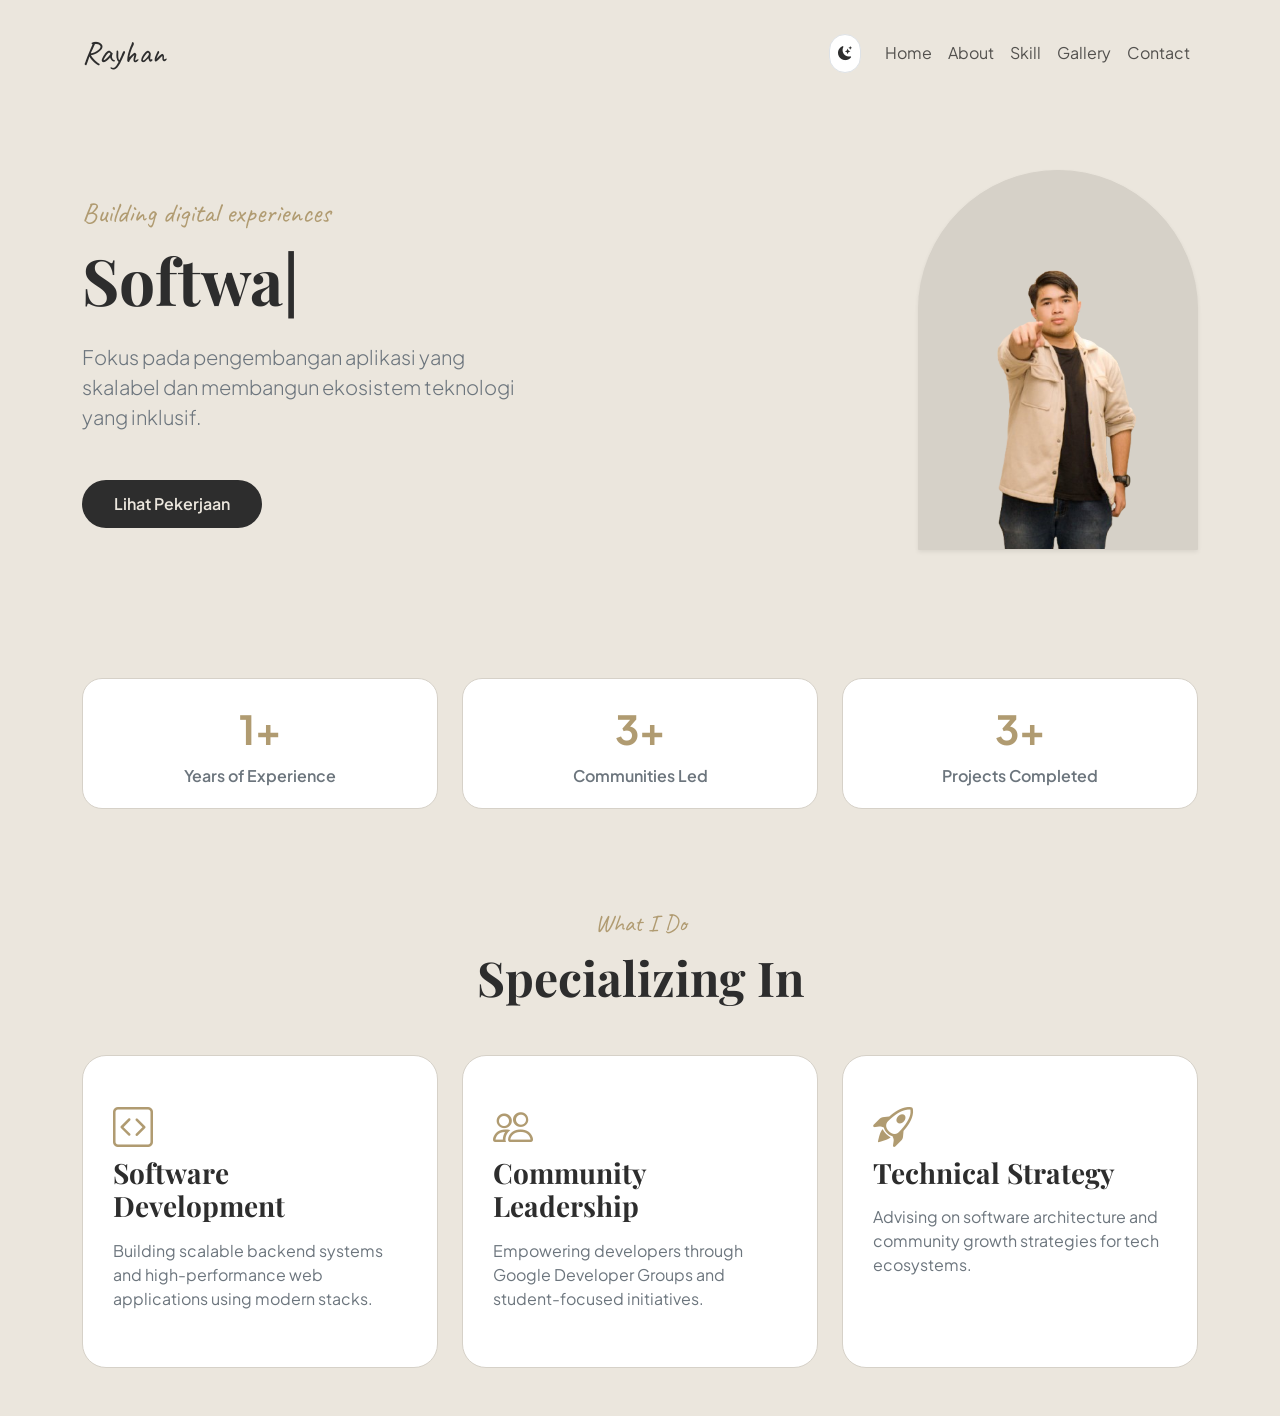
<file: templates/index.html>
<!DOCTYPE html>
<html lang="en"  data-theme="light">
<head>
    <meta charset="UTF-8">
    <meta name="viewport" content="width=device-width, initial-scale=1.0">
    <title>Rayhan | Portfolio</title>
    
    <link rel="preconnect" href="https://fonts.googleapis.com">
    <link rel="preconnect" href="https://fonts.gstatic.com" crossorigin>
    <link href="https://fonts.googleapis.com/css2?family=Caveat:wght@600;700&family=Playfair+Display:ital,wght@0,700;1,700&family=Plus+Jakarta+Sans:wght@400;500;600;700&display=swap" rel="stylesheet">
    
    <link href="https://cdn.jsdelivr.net/npm/bootstrap@5.3.3/dist/css/bootstrap.min.css" rel="stylesheet">
    <link rel="stylesheet" href="https://cdn.jsdelivr.net/npm/bootstrap-icons@1.11.3/font/bootstrap-icons.min.css">
    
    <link rel="stylesheet" th:href="@{/css/style.css}" href="../static/CSS/style.css">
</head>
<body data-bs-spy="scroll" data-bs-target="#main-nav" data-bs-offset="0">
    
    <div class="offcanvas offcanvas-end bg-dark text-white" tabindex="-1" id="offcanvasNavbar" aria-labelledby="offcanvasNavbarLabel">
        <div>
            <h5 class="offcanvas-header">
                <button type="button" class="btn-close text-reset btn-close-white" data-bs-dismiss="offcanvas" aria-label="Close"></button>    
            </h5>
        </div>
        <div class="offcanvas-body">
            <ul class="navbar-nav justify-content-end flex-grow-1 pe-3">
                <li class="nav-item"><a class="nav-link text-white" href="../templates/index.html">Home</a></li>
                <li class="nav-item"><a class="nav-link text-white" href="../templates/about.html">About</a></li>
                <li class="nav-item"><a class="nav-link text-white" href="../templates/skill.html">Skills</a></li>
                <li class="nav-item"><a class="nav-link text-white" href="../templates/gallery.html">Gallery</a></li>
                <li class="nav-item"><a class="nav-link text-white" href="../templates/contact.html">Contact</a></li>
            </ul>
        </div>
    </div>

    <nav class="navbar navbar-expand-lg pt-4" id="main-nav">
        <div class="container">
            <a class="navbar-brand script-font fs-2" style="color: var(--text-primary);" href="/">Rayhan</a>
            
            <div class="d-flex align-items-center ms-auto">
                <button class="btn btn-sm border rounded-pill p-2 me-3" onclick="toggleTheme()" style="background-color: var(--bg-surface); color: var(--text-primary);">
                    <i id="theme-icon" class="bi bi-moon-stars-fill"></i>
                </button>
                
                <button class="navbar-toggler border-0" type="button" data-bs-toggle="offcanvas" data-bs-target="#offcanvasNavbar" aria-controls="offcanvasNavbar">
                    <i class="bi bi-list fs-1" style="color: var(--text-primary);"></i>
                </button>
                
                <div class="collapse navbar-collapse d-none d-lg-flex" id="navbarNav">
                    <ul class="navbar-nav">
                        <li class="nav-item"><a class="nav-link" href="../templates/index.html">Home</a></li>
                        <li class="nav-item"><a class="nav-link" href="../templates/about.html">About</a></li>
                        <li class="nav-item"><a class="nav-link" href="../templates/skill.html">Skill</a></li>
                        <li class="nav-item"><a class="nav-link" href="../templates/gallery.html">Gallery</a></li>
                        <li class="nav-item"><a class="nav-link" href="../templates/contact.html">Contact</a></li>
                    </ul>
                </div>
            </div>
        </div>
    </nav>

    <section class="container reveal" style="padding-top: 80px;">
        <div class="row align-items-center g-5">
            <div class="col-lg-5 text-center text-lg-start">
                <span class="script-font fs-3">Building digital experiences</span>
                
                <h1 class="display-3 mt-2 mb-4 serif-font typing-text">Software Engineer & Community Leader.</h1>
                
                <p class="lead text-secondary mb-5">Fokus pada pengembangan aplikasi yang skalabel dan membangun ekosistem teknologi yang inklusif.</p>
                
                <div class="d-flex gap-3 justify-content-center justify-content-lg-start">
                    <a href="../templates/projects.html" class="btn-custom">Lihat Pekerjaan</a>
                </div>
            </div>
            
            <div class="col-lg-7 d-flex justify-content-center justify-content-lg-end">
                <div class="photo-frame shadow-sm" style="background-image: url('../static/Images/foto-rayhan.png'); background-size: cover; background-position: center;"></div>
            </div>
        </div>
    </section>

    <!-- Stats Section -->
    <section class="container py-5 reveal">
        <div class="row g-4 text-center">
            <div class="col-md-4">
                <div class="stat-card">
                    <div class="stat-number" data-target="1">0</div>
                    <div class="text-secondary fw-semibold">Years of Experience</div>
                </div>
            </div>
            <div class="col-md-4">
                <div class="stat-card">
                    <div class="stat-number" data-target="3">0</div>
                    <div class="text-secondary fw-semibold">Communities Led</div>
                </div>
            </div>
            <div class="col-md-4">
                <div class="stat-card">
                    <div class="stat-number" data-target="3">0</div>
                    <div class="text-secondary fw-semibold">Projects Completed</div>
                </div>
            </div>
        </div>
    </section>

    <!-- Services Section -->
    <section class="container py-5 reveal">
        <div class="text-center mb-5">
            <span class="script-font fs-4">What I Do</span>
            <h2 class="display-5 serif-font mt-2">Specializing In</h2>
        </div>
        <div class="row g-4">
            <div class="col-md-4">
                <div class="service-card">
                    <i class="bi bi-code-square service-icon"></i>
                    <h3 class="serif-font mb-3">Software Development</h3>
                    <p class="text-secondary">Building scalable backend systems and high-performance web applications using modern stacks.</p>
                </div>
            </div>
            <div class="col-md-4">
                <div class="service-card">
                    <i class="bi bi-people service-icon"></i>
                    <h3 class="serif-font mb-3">Community Leadership</h3>
                    <p class="text-secondary">Empowering developers through Google Developer Groups and student-focused initiatives.</p>
                </div>
            </div>
            <div class="col-md-4">
                <div class="service-card">
                    <i class="bi bi-rocket-takeoff service-icon"></i>
                    <h3 class="serif-font mb-3">Technical Strategy</h3>
                    <p class="text-secondary">Advising on software architecture and community growth strategies for tech ecosystems.</p>
                </div>
            </div>
        </div>
    </section>

    <script src="https://cdn.jsdelivr.net/npm/bootstrap@5.3.8/dist/js/bootstrap.bundle.min.js" integrity="sha384-FKyoEForCGlyvwx9Hj09JcYn3nv7wiPVlz7YYwJrWVcXK/BmnVDxM+D2scQbITxI" crossorigin="anonymous"></script>
    <script th:src="@{/JS/script.js}" src="../static/JS/script.js"></script>
</body>
</html>
</file>
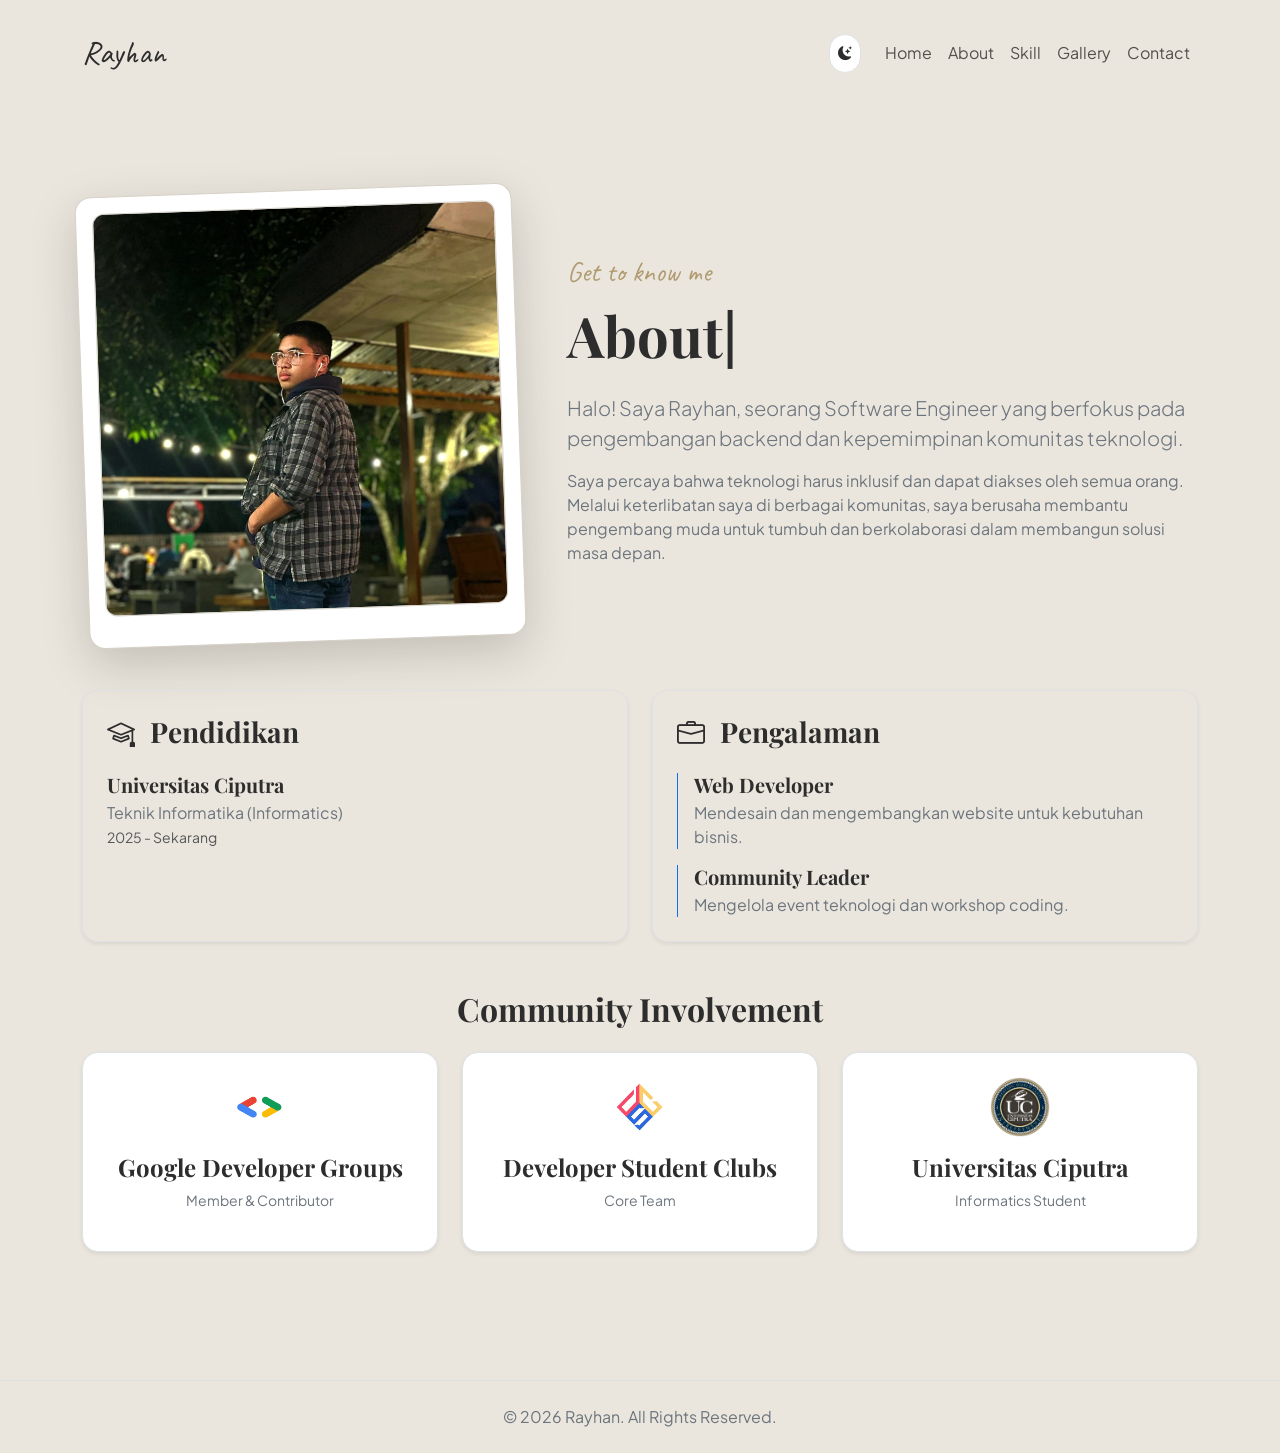
<file: templates/about.html>
<!DOCTYPE html>
<html lang="en" xmlns:th="http://www.thymeleaf.org" data-theme="light">
<head>
    <meta charset="UTF-8">
    <meta name="viewport" content="width=device-width, initial-scale=1.0">
    <title>About | Rayhan</title>
    
    <link rel="preconnect" href="https://fonts.googleapis.com">
    <link rel="preconnect" href="https://fonts.gstatic.com" crossorigin>
    <link href="https://fonts.googleapis.com/css2?family=Caveat:wght@600;700&family=Playfair+Display:ital,wght@0,700;1,700&family=Plus+Jakarta+Sans:wght@400;500;600;700&display=swap" rel="stylesheet">
    
    <link href="https://cdn.jsdelivr.net/npm/bootstrap@5.3.3/dist/css/bootstrap.min.css" rel="stylesheet">
    <link rel="stylesheet" href="https://cdn.jsdelivr.net/npm/bootstrap-icons@1.11.3/font/bootstrap-icons.min.css">
    
    <link rel="stylesheet" th:href="@{/css/style.css}" href="../static/CSS/style.css">
</head>
<body data-bs-spy="scroll" data-bs-target="#main-nav" data-bs-offset="0">
    
    <div class="offcanvas offcanvas-end bg-dark text-white" tabindex="-1" id="offcanvasNavbar" aria-labelledby="offcanvasNavbarLabel">
        <div>
            <h5 class="offcanvas-header">
                <button type="button" class="btn-close text-reset btn-close-white" data-bs-dismiss="offcanvas" aria-label="Close"></button>    
            </h5>
        </div>
        <div class="offcanvas-body">
            <ul class="navbar-nav justify-content-end flex-grow-1 pe-3">
                <li class="nav-item"><a class="nav-link text-white" href="../templates/index.html">Home</a></li>
                <li class="nav-item"><a class="nav-link text-white" href="../templates/about.html">About</a></li>
                <li class="nav-item"><a class="nav-link text-white" href="../templates/skill.html">Skills</a></li>
                <li class="nav-item"><a class="nav-link text-white" href="../templates/gallery.html">Gallery</a></li>
                <li class="nav-item"><a class="nav-link text-white" href="../templates/contact.html">Contact</a></li>
            </ul>
        </div>
    </div>

    <nav class="navbar navbar-expand-lg pt-4" id="main-nav">
        <div class="container">
            <a class="navbar-brand script-font fs-2" style="color: var(--text-primary);" href="/">Rayhan</a>
            
            <div class="d-flex align-items-center ms-auto">
                <button class="btn btn-sm border rounded-pill p-2 me-3" onclick="toggleTheme()" style="background-color: var(--bg-surface); color: var(--text-primary);">
                    <i id="theme-icon" class="bi bi-moon-stars-fill"></i>
                </button>
                
                <button class="navbar-toggler border-0" type="button" data-bs-toggle="offcanvas" data-bs-target="#offcanvasNavbar" aria-controls="offcanvasNavbar">
                    <i class="bi bi-list fs-1" style="color: var(--text-primary);"></i>
                </button>
                
                <div class="collapse navbar-collapse d-none d-lg-flex" id="navbarNav">
                    <ul class="navbar-nav">
                        <li class="nav-item"><a class="nav-link" href="../templates/index.html">Home</a></li>
                        <li class="nav-item"><a class="nav-link" href="../templates/about.html">About</a></li>
                        <li class="nav-item"><a class="nav-link" href="../templates/skill.html">Skill</a></li>
                        <li class="nav-item"><a class="nav-link" href="../templates/gallery.html">Gallery</a></li>
                        <li class="nav-item"><a class="nav-link" href="../templates/contact.html">Contact</a></li>
                    </ul>
                </div>
            </div>
        </div>
    </nav>

    <section class="container" style="padding-top: 100px;">
        <!-- Hero About Section -->
        <div class="row align-items-center g-5 mb-5 reveal">
            <div class="col-lg-5">
                <div class="gallery-card shadow-lg p-3" style="transform: rotate(-2deg);">
                    <div class="gallery-img-wrapper" style="aspect-ratio: 1/1;">
                        <img src="../static/Images/gallery-3.jpg" th:src="@{/Images/gallery-1.jpg}" alt="Rayhan" style="object-position: top;">
                    </div>
                </div>
            </div>
            <div class="col-lg-7">
                <span class="script-font fs-3">Get to know me</span>
                <h1 class="display-4 mt-2 mb-4 serif-font typing-text">About Me</h1>
                <p class="lead text-secondary">Halo! Saya Rayhan, seorang Software Engineer yang berfokus pada pengembangan backend dan kepemimpinan komunitas teknologi.</p>
                <p class="text-secondary">Saya percaya bahwa teknologi harus inklusif dan dapat diakses oleh semua orang. Melalui keterlibatan saya di berbagai komunitas, saya berusaha membantu pengembang muda untuk tumbuh dan berkolaborasi dalam membangun solusi masa depan.</p>
            </div>
        </div>

        <!-- Education & Experience Grid -->
        <div class="row g-4 mb-5 reveal">
            <div class="col-md-6">
                <div class="p-4 border rounded-4 bg-surface shadow-sm h-100">
                    <h3 class="serif-font mb-4"><i class="bi bi-mortarboard me-2"></i> Pendidikan</h3>
                    <div class="mb-3">
                        <h5 class="fw-bold mb-1">Universitas Ciputra</h5>
                        <p class="text-secondary mb-0">Teknik Informatika (Informatics)</p>
                        <small class="text-muted">2025 - Sekarang</small>
                    </div>
                </div>
            </div>
            <div class="col-md-6">
                <div class="p-4 border rounded-4 bg-surface shadow-sm h-100">
                    <h3 class="serif-font mb-4"><i class="bi bi-briefcase me-2"></i> Pengalaman</h3>
                    <div class="mb-3 border-start ps-3 border-primary">
                        <h5 class="fw-bold mb-1">Web Developer</h5>
                        <p class="text-secondary mb-0">Mendesain dan mengembangkan website untuk kebutuhan bisnis.</p>
                    </div>
                    <div class="border-start ps-3 border-primary">
                        <h5 class="fw-bold mb-1">Community Leader</h5>
                        <p class="text-secondary mb-0">Mengelola event teknologi dan workshop coding.</p>
                    </div>
                </div>
            </div>
        </div>

        <!-- Community Section -->
        <div class="text-center mb-4 reveal">
            <h2 class="serif-font">Community Involvement</h2>
        </div>
        <div class="row g-4 reveal">
            <!-- GDG Icon -->
            <div class="col-md-4">
                <div class="p-4 border rounded-4 shadow-sm text-center h-100" style="background-color: var(--bg-surface);">
                    <img src="../static/Images/logo-gdg.png" th:src="@{/Images/logo-gdg.png}" alt="GDG Logo" class="img-fluid mb-3" style="max-height: 60px; object-fit: contain;">
                    <h4 class="serif-font">Google Developer Groups</h4>
                    <p class="text-secondary small">Member & Contributor</p>
                </div>
            </div>
            
            <!-- DSC Icon -->
            <div class="col-md-4">
                <div class="p-4 border rounded-4 shadow-sm text-center h-100" style="background-color: var(--bg-surface);">
                    <img src="../static/Images/logo-dsc.jpg" th:src="@{/Images/logo-dsc.jpg}" alt="DSC Logo" class="img-fluid mb-3" style="max-height: 60px; object-fit: contain; border-radius: 50%;">
                    <h4 class="serif-font">Developer Student Clubs</h4>
                    <p class="text-secondary small">Core Team</p>
                </div>
            </div>

            <!-- UC Icon -->
            <div class="col-md-4">
                <div class="p-4 border rounded-4 shadow-sm text-center h-100" style="background-color: var(--bg-surface);">
                    <img src="../static/Images/logo-uc.png" th:src="@{/Images/logo-uc.png}" alt="UC Logo" class="img-fluid mb-3" style="max-height: 60px; object-fit: contain;">
                    <h4 class="serif-font">Universitas Ciputra</h4>
                    <p class="text-secondary small">Informatics Student</p>
                </div>
            </div>
        </div>
    </section>

    <footer class="text-center py-4 mt-5 border-top">
        <div class="container">
            <p class="mb-0 text-secondary">&copy; 2026 Rayhan. All Rights Reserved.</p>
        </div>
    </footer>

    <script src="https://cdn.jsdelivr.net/npm/bootstrap@5.3.3/dist/js/bootstrap.bundle.min.js"></script>
    <script th:src="@{/JS/script.js}" src="../static/JS/script.js"></script>
</body>
</html>
</file>
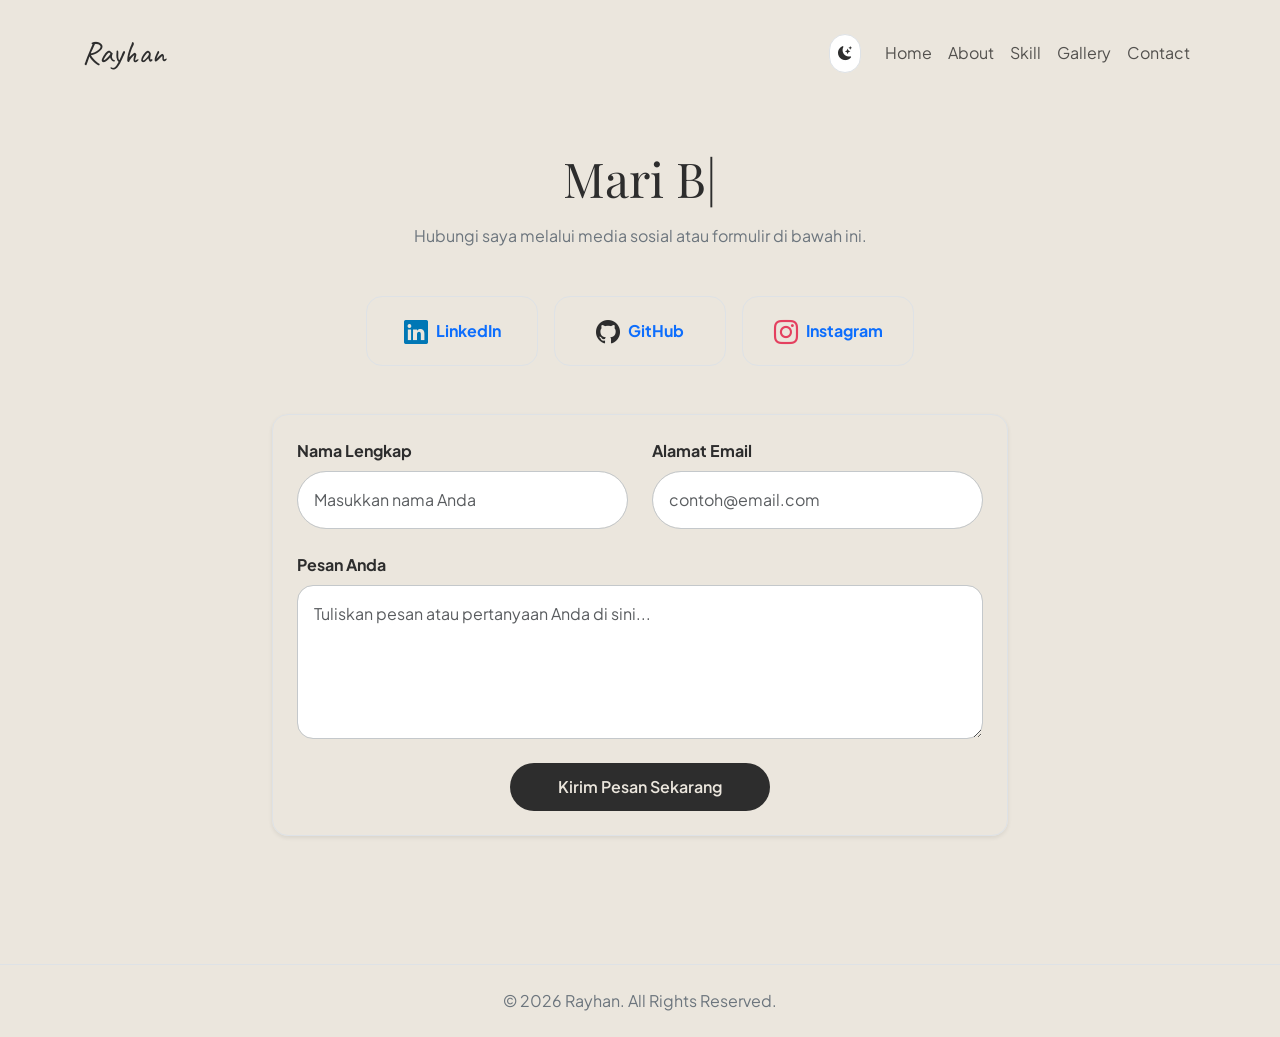
<file: templates/contact.html>
<!DOCTYPE html>
<html lang="id" data-theme="light">
<head>
    <meta name="viewport" content="width=device-width, initial-scale=1.0">
    <title>Contact | Rayhan</title>
    
    <link rel="preconnect" href="https://fonts.googleapis.com">
    <link rel="preconnect" href="https://fonts.gstatic.com" crossorigin>
    <link href="https://fonts.googleapis.com/css2?family=Caveat:wght@600;700&family=Playfair+Display:ital,wght@0,700;1,700&family=Plus+Jakarta+Sans:wght@400;500;600;700&display=swap" rel="stylesheet">
    
    <link href="https://cdn.jsdelivr.net/npm/bootstrap@5.3.3/dist/css/bootstrap.min.css" rel="stylesheet">
    <link rel="stylesheet" href="https://cdn.jsdelivr.net/npm/bootstrap-icons@1.11.3/font/bootstrap-icons.min.css">
    
    <link rel="stylesheet" th:href="@{/css/style.css}" href="../static/CSS/style.css">
</head>
<body data-bs-spy="scroll" data-bs-target="#main-nav" data-bs-offset="0">
    
    <div class="offcanvas offcanvas-end bg-dark text-white" tabindex="-1" id="offcanvasNavbar" aria-labelledby="offcanvasNavbarLabel">
        <div>
            <h5 class="offcanvas-header">
                <button type="button" class="btn-close text-reset btn-close-white" data-bs-dismiss="offcanvas" aria-label="Close"></button>    
            </h5>
        </div>
        <div class="offcanvas-body">
            <ul class="navbar-nav justify-content-end flex-grow-1 pe-3">
              <li class="nav-item"><a class="nav-link text-white" href="../templates/index.html">Home</a></li>
                <li class="nav-item"><a class="nav-link text-white" href="../templates/about.html">About</a></li>
                <li class="nav-item"><a class="nav-link text-white" href="../templates/skill.html">Skills</a></li>
                <li class="nav-item"><a class="nav-link text-white" href="../templates/gallery.html">Gallery</a></li>
                <li class="nav-item"><a class="nav-link text-white" href="../templates/contact.html">Contact</a></li>
            </ul>
        </div>
    </div>

    <nav class="navbar navbar-expand-lg pt-4" id="main-nav">
        <div class="container">
            <a class="navbar-brand script-font fs-2" style="color: var(--text-primary);" href="/">Rayhan</a>
            
            <div class="d-flex align-items-center ms-auto">
                <button class="btn btn-sm border rounded-pill p-2 me-3" onclick="toggleTheme()" style="background-color: var(--bg-surface); color: var(--text-primary);">
                    <i id="theme-icon" class="bi bi-moon-stars-fill"></i>
                </button>
                
                <button class="navbar-toggler border-0" type="button" data-bs-toggle="offcanvas" data-bs-target="#offcanvasNavbar" aria-controls="offcanvasNavbar">
                    <i class="bi bi-list fs-1" style="color: var(--text-primary);"></i>
                </button>
                
                <div class="collapse navbar-collapse d-none d-lg-flex" id="navbarNav">
                    <ul class="navbar-nav">
                        <li class="nav-item"><a class="nav-link" href="../templates/index.html">Home</a></li>
                        <li class="nav-item"><a class="nav-link" href="../templates/about.html">About</a></li>
                        <li class="nav-item"><a class="nav-link" href="../templates/skill.html">Skill</a></li>
                        <li class="nav-item"><a class="nav-link" href="../templates/gallery.html">Gallery</a></li>
                        <li class="nav-item"><a class="nav-link" href="../templates/contact.html">Contact</a></li>
                    </ul>
                </div>
            </div>
        </div>
    </nav>
    <section class="container" style="padding-top: 60px;">
        <div class="row justify-content-center g-4">
            <div class="col-lg-8">
                <div class="text-center mb-5 reveal">
                    <h2 class="display-5 typing-text">Mari Berkolaborasi.</h2>
                    <p class="text-secondary mt-3">Hubungi saya melalui media sosial atau formulir di bawah ini.</p>
                </div>

                <!-- Social Links -->
                <div class="row g-3 justify-content-center mb-5 reveal">
                    <div class="col-6 col-md-3">
                        <a href="https://www.linkedin.com/in/muhammad-rayhan-hans/" target="_blank" class="d-flex align-items-center justify-content-center p-3 border rounded-4 bg-surface text-decoration-none transition-all hover-lift">
                            <i class="bi bi-linkedin fs-4 me-2" style="color: #0077b5;"></i>
                            <span class="fw-bold text-primary">LinkedIn</span>
                        </a>
                    </div>
                    <div class="col-6 col-md-3">
                        <a href="https://github.com/HannzzIDK" target="_blank" class="d-flex align-items-center justify-content-center p-3 border rounded-4 bg-surface text-decoration-none transition-all hover-lift">
                            <i class="bi bi-github fs-4 me-2" style="color: var(--text-primary);"></i>
                            <span class="fw-bold text-primary">GitHub</span>
                        </a>
                    </div>
                    <div class="col-6 col-md-3">
                        <a href="https://www.instagram.com/this.is.hannzz/" target="_blank" class="d-flex align-items-center justify-content-center p-3 border rounded-4 bg-surface text-decoration-none transition-all hover-lift">
                            <i class="bi bi-instagram fs-4 me-2" style="color: #e4405f;"></i>
                            <span class="fw-bold text-primary">Instagram</span>
                        </a>
                    </div>

                </div>

                <div id="alertPlaceholder" class="mb-4 reveal"></div>

                <form id="contactForm" class="p-4 bg-surface border rounded-4 shadow-sm reveal">
                    <div class="row g-4">
                        <div class="col-md-6">
                            <label class="form-label fw-bold">Nama Lengkap</label>
                            <input type="text" id="name" class="form-control rounded-pill p-3 border-secondary-subtle" placeholder="Masukkan nama Anda" required>
                        </div>
                        <div class="col-md-6">
                            <label class="form-label fw-bold">Alamat Email</label>
                            <input type="email" id="email" class="form-control rounded-pill p-3 border-secondary-subtle" placeholder="contoh@email.com" required>
                        </div>
                        <div class="col-12">
                            <label class="form-label fw-bold">Pesan Anda</label>
                            <textarea id="message" class="form-control rounded-4 p-3 border-secondary-subtle" rows="5" placeholder="Tuliskan pesan atau pertanyaan Anda di sini..." required></textarea>
                        </div>
                        <div class="col-12 text-center mt-4">
                            <button type="submit" class="btn-custom px-5">Kirim Pesan Sekarang</button>
                        </div>
                    </div>
                </form>
            </div>
        </div>
    </section>

    <footer class="text-center py-4 mt-5 border-top">
        <div class="container">
            <p class="mb-0 text-secondary">&copy; 2026 Rayhan. All Rights Reserved.</p>
        </div>
    </footer>

    <script src="https://cdn.jsdelivr.net/npm/bootstrap@5.3.3/dist/js/bootstrap.bundle.min.js"></script>
    <script th:src="@{/JS/script.js}" src="../static/JS/script.js"></script>
</body>
</html>
</file>
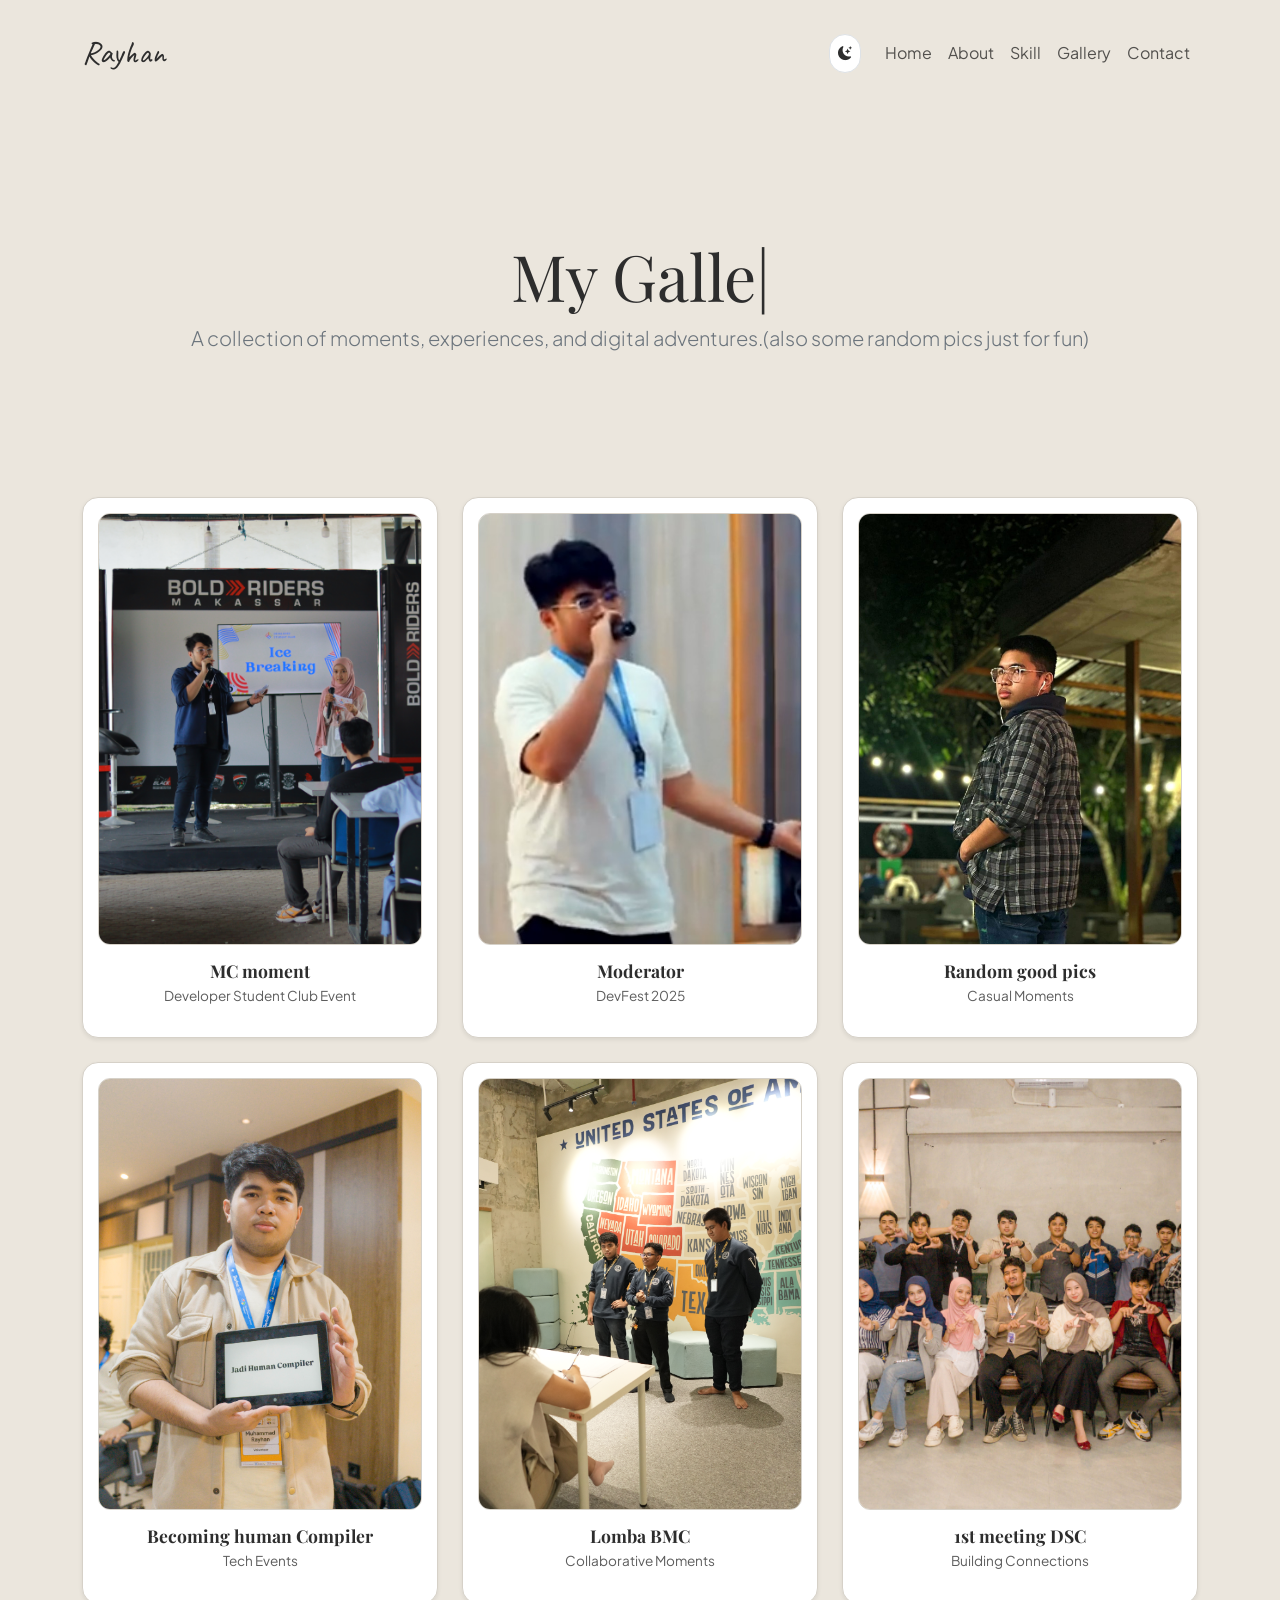
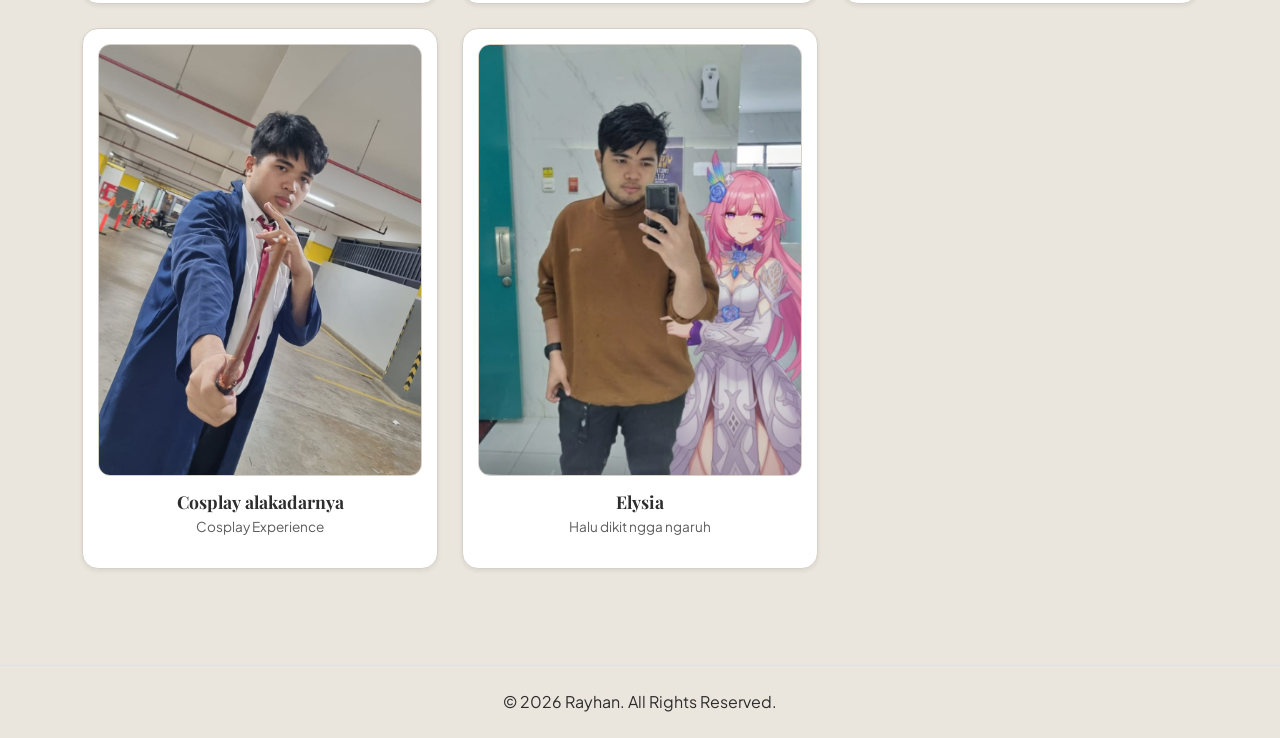
<file: templates/gallery.html>
<!DOCTYPE html>
<html lang="en" xmlns:th="http://www.thymeleaf.org">
<head>
    <meta charset="UTF-8">
    <meta name="viewport" content="width=device-width, initial-scale=1.0">
    <title>Gallery - Tugas Bootstrap</title>
    <link rel="preconnect" href="https://fonts.googleapis.com">
    <link rel="preconnect" href="https://fonts.gstatic.com" crossorigin>
    <link href="https://fonts.googleapis.com/css2?family=Caveat:wght@600;700&family=Playfair+Display:ital,wght@0,700;1,700&family=Plus+Jakarta+Sans:wght@400;500;600;700&display=swap" rel="stylesheet">
    
    <link href="https://cdn.jsdelivr.net/npm/bootstrap@5.3.3/dist/css/bootstrap.min.css" rel="stylesheet">
    <link rel="stylesheet" href="https://cdn.jsdelivr.net/npm/bootstrap-icons@1.11.3/font/bootstrap-icons.min.css">
    
    <link rel="stylesheet" th:href="@{/css/style.css}" href="../static/CSS/style.css">
</head>
<body data-bs-spy="scroll" data-bs-target="#main-nav" data-bs-offset="0">
    
    <div class="offcanvas offcanvas-end bg-dark text-white" tabindex="-1" id="offcanvasNavbar" aria-labelledby="offcanvasNavbarLabel">
        <div>
            <h5 class="offcanvas-header">
                <button type="button" class="btn-close text-reset btn-close-white" data-bs-dismiss="offcanvas" aria-label="Close"></button>    
            </h5>
        </div>
        <div class="offcanvas-body">
            <ul class="navbar-nav justify-content-end flex-grow-1 pe-3">
               <li class="nav-item"><a class="nav-link text-white" href="../templates/index.html">Home</a></li>
                <li class="nav-item"><a class="nav-link text-white" href="../templates/about.html">About</a></li>
                <li class="nav-item"><a class="nav-link text-white" href="../templates/skill.html">Skills</a></li>
                <li class="nav-item"><a class="nav-link text-white" href="../templates/gallery.html">Gallery</a></li>
                <li class="nav-item"><a class="nav-link text-white" href="../templates/contact.html">Contact</a></li>
            </ul>
        </div>
    </div>

    <nav class="navbar navbar-expand-lg pt-4" id="main-nav">
        <div class="container">
            <a class="navbar-brand script-font fs-2" style="color: var(--text-primary);" href="/">Rayhan</a>
            
            <div class="d-flex align-items-center ms-auto">
                <button class="btn btn-sm border rounded-pill p-2 me-3" onclick="toggleTheme()" style="background-color: var(--bg-surface); color: var(--text-primary);">
                    <i id="theme-icon" class="bi bi-moon-stars-fill"></i>
                </button>
                
                <button class="navbar-toggler border-0" type="button" data-bs-toggle="offcanvas" data-bs-target="#offcanvasNavbar" aria-controls="offcanvasNavbar">
                    <i class="bi bi-list fs-1" style="color: var(--text-primary);"></i>
                </button>
                
                <div class="collapse navbar-collapse d-none d-lg-flex" id="navbarNav">
                    <ul class="navbar-nav">
                        <li class="nav-item"><a class="nav-link" href="../templates/index.html">Home</a></li>
                        <li class="nav-item"><a class="nav-link" href="../templates/about.html">About</a></li>
                        <li class="nav-item"><a class="nav-link" href="../templates/skill.html">Skill</a></li>
                        <li class="nav-item"><a class="nav-link" href="../templates/gallery.html">Gallery</a></li>
                        <li class="nav-item"><a class="nav-link" href="../templates/contact.html">Contact</a></li>
                    </ul>
                </div>
            </div>
        </div>
    </nav>

    <header class="text-center py-5 reveal" style="margin-top: 100px;">
        <div class="container">
            <h1 class="display-3 typing-text">My Gallery</h1>
            <p class="lead text-secondary">A collection of moments, experiences, and digital adventures.(also some random pics just for fun)</p>
        </div>
    </header>

    <section class="container pb-5 reveal">
        <div class="row g-4">
            <!-- Item 7 -->
            <div class="col-md-6 col-lg-4">
                <div class="gallery-card shadow-sm">
                    <div class="gallery-img-wrapper">
                        <img src="../static/Images/gallery-7.jpg" th:src="@{/Images/gallery-7.jpg}" alt="Speaker session">
                    </div>
                    <div class="text-center">
                        <h3 class="gallery-caption">MC moment</h3>
                        <p class="gallery-date">Developer Student Club Event</p>
                    </div>
                </div>
            </div>

            <div class="col-md-6 col-lg-4">
                <div class="gallery-card shadow-sm">
                    <div class="gallery-img-wrapper">
                        <img src="../static/Images/gallery-8.jpg" th:src="@{/Images/gallery-8.jpg}" alt="Mirror selfie with character">
                    </div>
                    <div class="text-center">
                        <h3 class="gallery-caption">Moderator</h3>
                        <p class="gallery-date">DevFest 2025</p>
                    </div>
                </div>
            </div>

            <!-- Item 3 -->
            <div class="col-md-6 col-lg-4">
                <div class="gallery-card shadow-sm">
                    <div class="gallery-img-wrapper">
                        <img src="../static/Images/gallery-3.jpg" th:src="@{/Images/gallery-3.jpg}" alt="Outdoor night shot">
                    </div>
                    <div class="text-center">
                        <h3 class="gallery-caption">Random good pics</h3>
                        <p class="gallery-date">Casual Moments</p>
                    </div>
                </div>
            </div>

            <!-- Item 4 -->
            <div class="col-md-6 col-lg-4">
                <div class="gallery-card shadow-sm">
                    <div class="gallery-img-wrapper">
                        <img src="../static/Images/gallery-4.jpg" th:src="@{/Images/gallery-4.jpg}" alt="Jadi Human Compiler">
                    </div>
                    <div class="text-center">
                        <h3 class="gallery-caption">Becoming human Compiler </h3>
                        <p class="gallery-date">Tech Events</p>
                    </div>
                </div>
            </div>

            <!-- Item 5 -->
            <div class="col-md-6 col-lg-4">
                <div class="gallery-card shadow-sm">
                    <div class="gallery-img-wrapper">
                        <img src="../static/Images/gallery-5.jpg" th:src="@{/Images/gallery-5.jpg}" alt="Group photo with map">
                    </div>
                    <div class="text-center">
                        <h3 class="gallery-caption">Lomba BMC</h3>
                        <p class="gallery-date">Collaborative Moments</p>
                    </div>
                </div>
            </div>

            <!-- Item 6 -->
            <div class="col-md-6 col-lg-4">
                <div class="gallery-card shadow-sm">
                    <div class="gallery-img-wrapper">
                        <img src="../static/Images/gallery-6.jpg" th:src="@{/Images/gallery-6.jpg}" alt="Community gathering">
                    </div>
                    <div class="text-center">
                        <h3 class="gallery-caption">1st meeting DSC</h3>
                        <p class="gallery-date">Building Connections</p>
                    </div>
                </div>
            </div>
<!-- Item 2 -->
            <div class="col-md-6 col-lg-4">
                <div class="gallery-card shadow-sm">
                    <div class="gallery-img-wrapper">
                        <img src="../static/Images/gallery-2.jpg" th:src="@{/Images/gallery-2.jpg}" alt="Wizard in training">
                    </div>
                    <div class="text-center">
                        <h3 class="gallery-caption">Cosplay alakadarnya</h3>
                        <p class="gallery-date">Cosplay Experience</p>
                    </div>
                </div>
            </div>
            
            <!-- Item 1 -->
            <div class="col-md-6 col-lg-4">
                <div class="gallery-card shadow-sm">
                    <div class="gallery-img-wrapper">
                        <img src="../static/Images/gallery-1.jpg" th:src="@{/Images/gallery-1.jpg}" alt="Mirror selfie with character">
                    </div>
                    <div class="text-center">
                        <h3 class="gallery-caption">Elysia</h3>
                        <p class="gallery-date">Halu dikit ngga ngaruh</p>
                    </div>
                </div>
            </div>
        </div>
    </section>

    <footer class="text-center py-4 mt-5 border-top">
        <div class="container">
            <a href="../templates/secret-gallery.html" style="text-decoration: none; color: inherit; cursor: default;">
                &copy; 2026 Rayhan. All Rights Reserved.
            </a>
        </div>
    </footer>

    <script src="https://cdn.jsdelivr.net/npm/bootstrap@5.3.3/dist/js/bootstrap.bundle.min.js"></script>
    <script src="../static/JS/script.js" th:src="@{/JS/script.js}"></script>
</body>
</html>
</file>
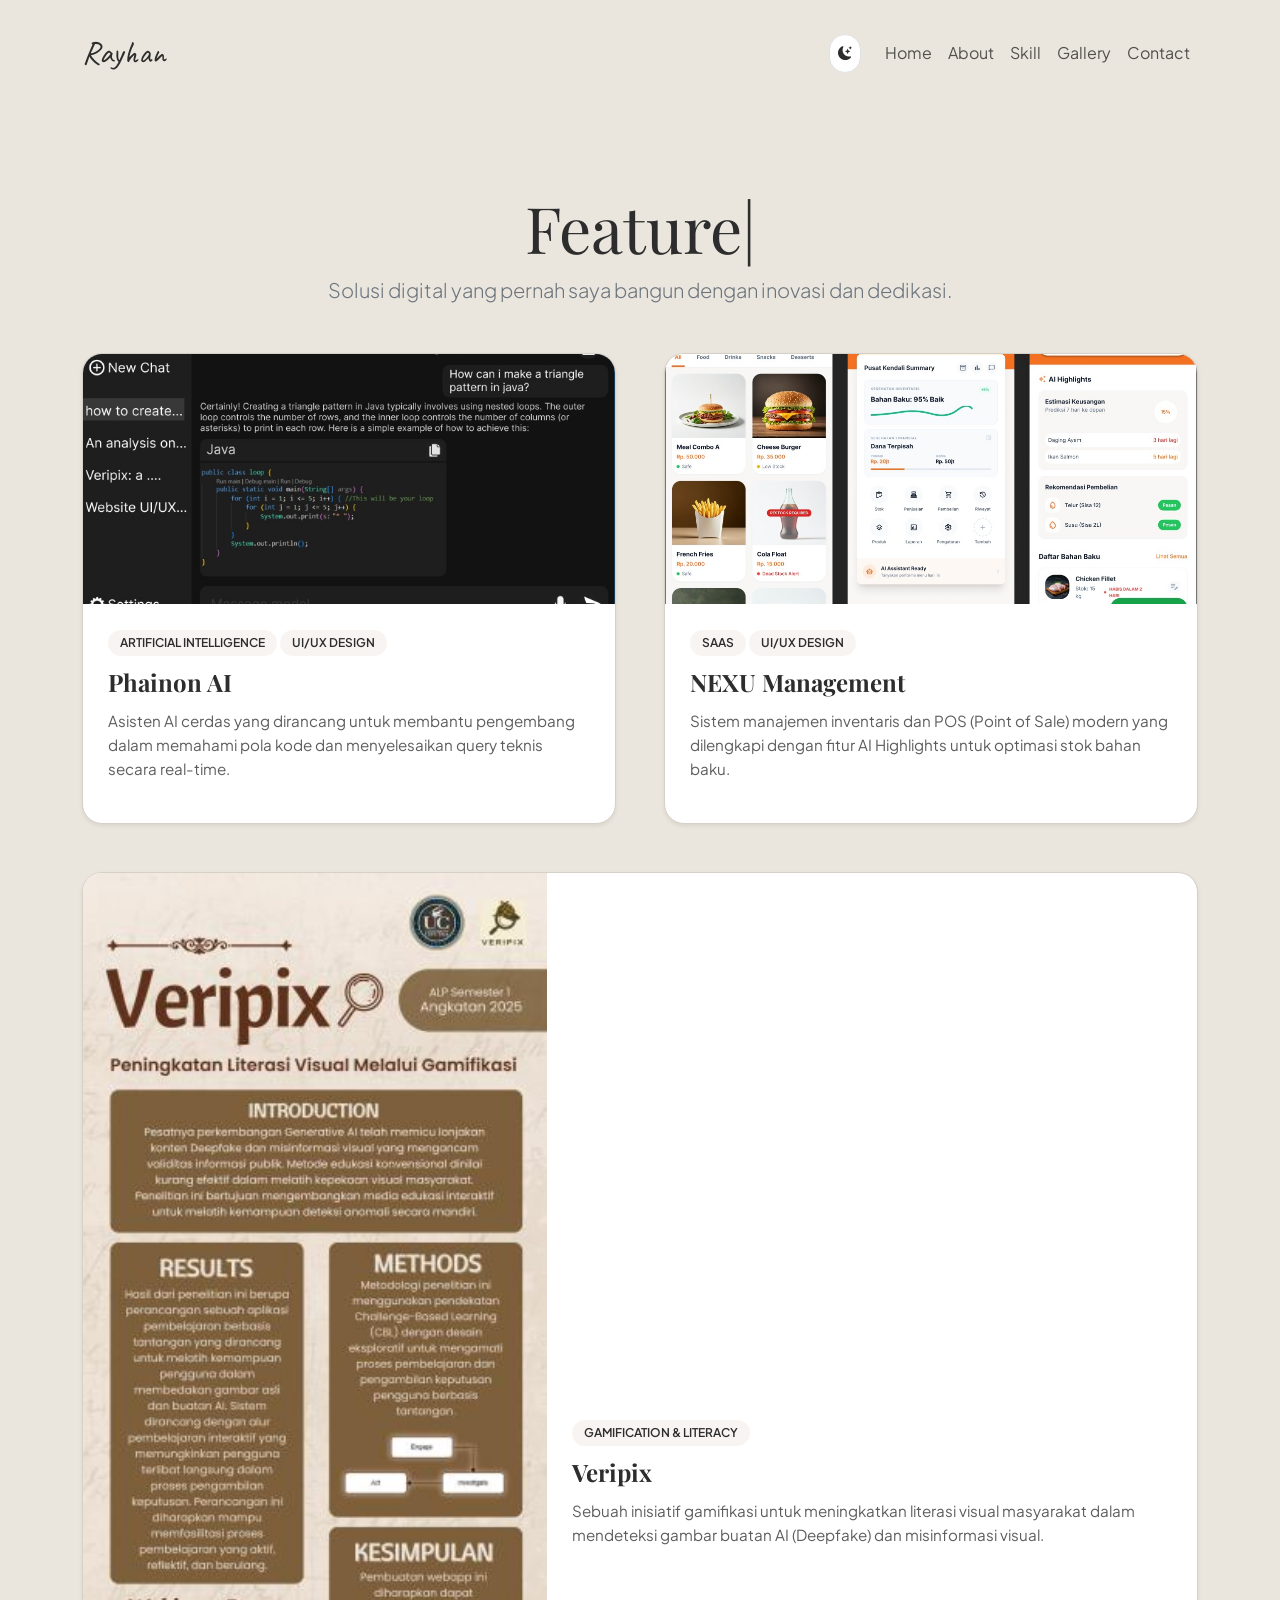
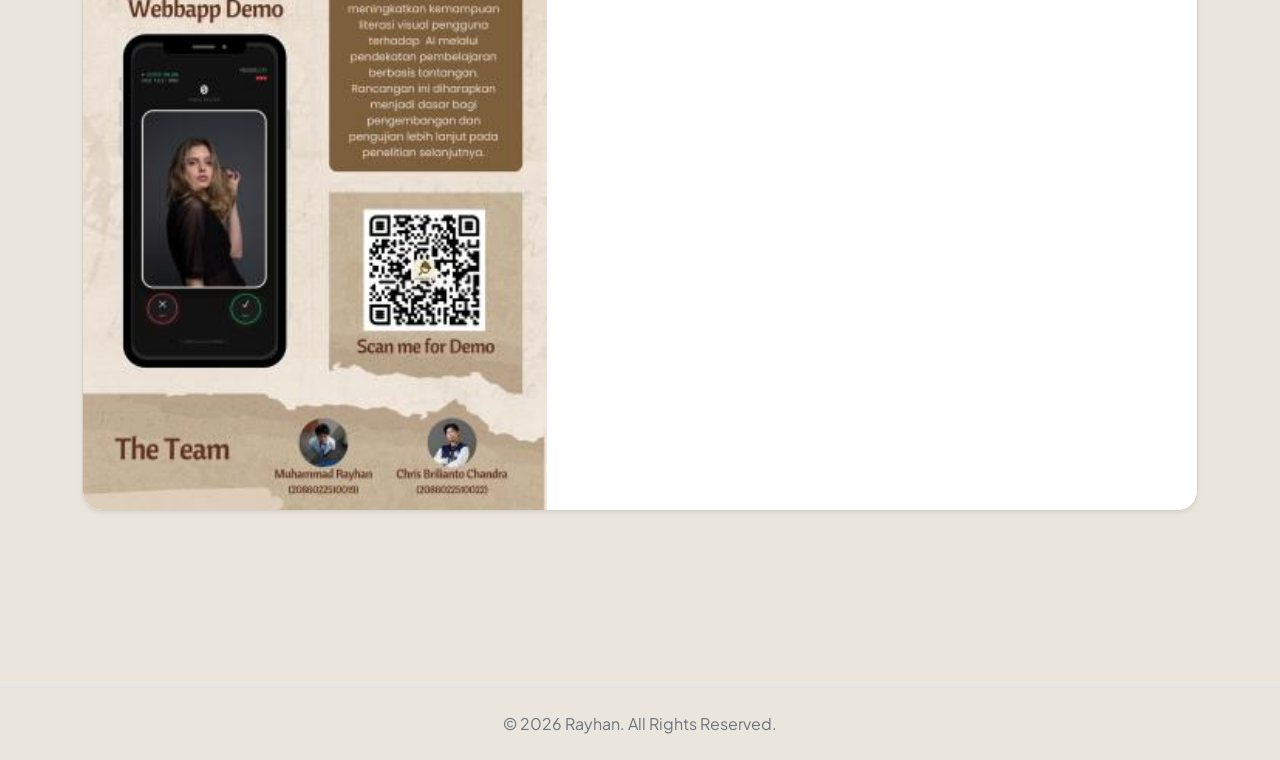
<file: templates/projects.html>
<!DOCTYPE html>
<html lang="id" data-theme="light">
<head>
    <meta charset="UTF-8">
    <meta name="viewport" content="width=device-width, initial-scale=1.0">
    <title>Projects | Rayhan</title>
    
    <link rel="preconnect" href="https://fonts.googleapis.com">
    <link rel="preconnect" href="https://fonts.gstatic.com" crossorigin>
    <link href="https://fonts.googleapis.com/css2?family=Caveat:wght@600;700&family=Playfair+Display:ital,wght@0,700;1,700&family=Plus+Jakarta+Sans:wght@400;500;600;700&display=swap" rel="stylesheet">
    
    <link href="https://cdn.jsdelivr.net/npm/bootstrap@5.3.3/dist/css/bootstrap.min.css" rel="stylesheet">
    <link rel="stylesheet" href="https://cdn.jsdelivr.net/npm/bootstrap-icons@1.11.3/font/bootstrap-icons.min.css">
    
    <link rel="stylesheet" th:href="@{/css/style.css}" href="../static/CSS/style.css">
</head>
<body data-bs-spy="scroll" data-bs-target="#main-nav" data-bs-offset="0">
    
    <div class="offcanvas offcanvas-end bg-dark text-white" tabindex="-1" id="offcanvasNavbar" aria-labelledby="offcanvasNavbarLabel">
        <div>
            <h5 class="offcanvas-header">
                <button type="button" class="btn-close text-reset btn-close-white" data-bs-dismiss="offcanvas" aria-label="Close"></button>    
            </h5>
        </div>
        <div class="offcanvas-body">
            <ul class="navbar-nav justify-content-end flex-grow-1 pe-3">
                <li class="nav-item"><a class="nav-link text-white" href="../templates/index.html">Home</a></li>
                <li class="nav-item"><a class="nav-link text-white" href="../templates/about.html">About</a></li>
                <li class="nav-item"><a class="nav-link text-white" href="../templates/skill.html">Skills</a></li>
                <li class="nav-item"><a class="nav-link text-white" href="../templates/gallery.html">Gallery</a></li>
                <li class="nav-item"><a class="nav-link text-white" href="../templates/contact.html">Contact</a></li>
            </ul>
        </div>
    </div>

    <nav class="navbar navbar-expand-lg pt-4" id="main-nav">
        <div class="container">
            <a class="navbar-brand script-font fs-2" style="color: var(--text-primary);" href="/">Rayhan</a>
            
            <div class="d-flex align-items-center ms-auto">
                <button class="btn btn-sm border rounded-pill p-2 me-3" onclick="toggleTheme()" style="background-color: var(--bg-surface); color: var(--text-primary);">
                    <i id="theme-icon" class="bi bi-moon-stars-fill"></i>
                </button>
                
                <button class="navbar-toggler border-0" type="button" data-bs-toggle="offcanvas" data-bs-target="#offcanvasNavbar" aria-controls="offcanvasNavbar">
                    <i class="bi bi-list fs-1" style="color: var(--text-primary);"></i>
                </button>
                
                <div class="collapse navbar-collapse d-none d-lg-flex" id="navbarNav">
                    <ul class="navbar-nav">
                        <li class="nav-item"><a class="nav-link" href="../templates/index.html">Home</a></li>
                        <li class="nav-item"><a class="nav-link" href="../templates/about.html">About</a></li>
                        <li class="nav-item"><a class="nav-link" href="../templates/skill.html">Skill</a></li>
                        <li class="nav-item"><a class="nav-link" href="../templates/gallery.html">Gallery</a></li>
                        <li class="nav-item"><a class="nav-link" href="../templates/contact.html">Contact</a></li>
                    </ul>
                </div>
            </div>
        </div>
    </nav>

    <section class="container" style="padding-top: 100px;">
        <div class="text-center mb-5 reveal">
            <h1 class="display-3 typing-text">Featured Projects</h1>
            <p class="text-secondary lead">Solusi digital yang pernah saya bangun dengan inovasi dan dedikasi.</p>
        </div>
        
        <div class="row g-5 pb-5">
            <!-- Project 1: Phainon AI -->
            <div class="col-lg-6 reveal">
                <div class="project-card shadow-sm">
                    <div class="project-img-wrapper">
                        <img src="../static/Images/project-1.png" th:src="@{/Images/project-1.png}" alt="Phainon AI Interface">
                    </div>
                    <div class="project-body">
                        <span class="project-tag">Artificial Intelligence</span>
                        <span class="project-tag">UI/UX Design</span>
                        <h3 class="project-title">Phainon AI</h3>
                        <p class="project-desc">Asisten AI cerdas yang dirancang untuk membantu pengembang dalam memahami pola kode dan menyelesaikan query teknis secara real-time.</p>
                    </div>
                </div>
            </div>

            <!-- Project 2: NEXU -->
            <div class="col-lg-6 reveal">
                <div class="project-card shadow-sm">
                    <div class="project-img-wrapper">
                        <img src="../static/Images/project-2.png" th:src="@{/Images/project-2.png}" alt="NEXU App UI">
                    </div>
                    <div class="project-body">
                        <span class="project-tag">SaaS</span>
                        <span class="project-tag">UI/UX Design</span>
                        <h3 class="project-title">NEXU Management</h3>
                        <p class="project-desc">Sistem manajemen inventaris dan POS (Point of Sale) modern yang dilengkapi dengan fitur AI Highlights untuk optimasi stok bahan baku.</p>
                    </div>
                </div>
            </div>

            <!-- Project 3: Veripix -->
            <div class="col-lg-12 reveal">
                <div class="project-card shadow-sm">
                    <div class="row g-0">
                        <div class="col-md-5">
                            <div class="project-img-wrapper h-100">
                                <img src="../static/Images/project-3.png" th:src="@{/Images/project-3.png}" alt="Veripix Project" style="object-fit: contain; background: #f8f9fa;">
                            </div>
                        </div>
                        <div class="col-md-7 d-flex align-items-center">
                            <div class="project-body">
                                <span class="project-tag">Gamification & Literacy</span>
                                <h3 class="project-title">Veripix</h3>
                                <p class="project-desc">Sebuah inisiatif gamifikasi untuk meningkatkan literasi visual masyarakat dalam mendeteksi gambar buatan AI (Deepfake) dan misinformasi visual.</p>
                            </div>
                        </div>
                    </div>
                </div>
            </div>
        </div>
    </section>

    <footer class="text-center py-4 mt-5 border-top">
        <div class="container">
            <p class="mb-0 text-secondary">&copy; 2026 Rayhan. All Rights Reserved.</p>
        </div>
    </footer>

    <script src="https://cdn.jsdelivr.net/npm/bootstrap@5.3.3/dist/js/bootstrap.bundle.min.js"></script>
    <script th:src="@{/JS/script.js}" src="../static/JS/script.js"></script>
</body>
</html>
</file>
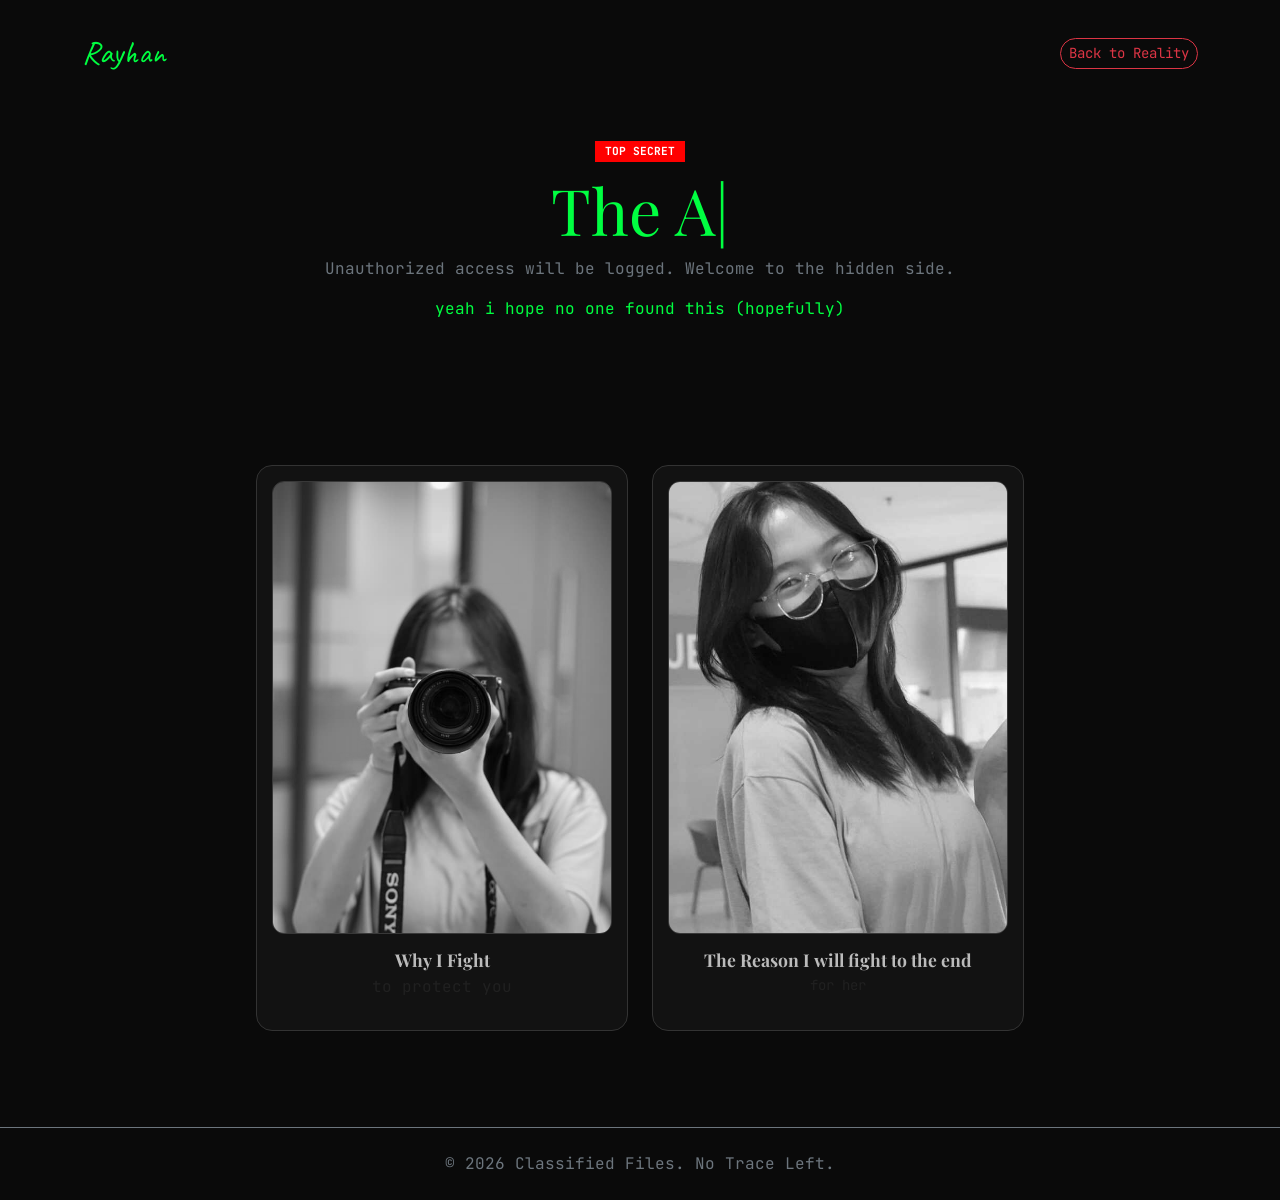
<file: templates/secret-gallery.html>
<!DOCTYPE html>
<html lang="en" data-theme="dark">
<head>
    <meta charset="UTF-8">
    <meta name="viewport" content="width=device-width, initial-scale=1.0">
    <title>Classified | Secret Gallery</title>
    
    <link rel="preconnect" href="https://fonts.googleapis.com">
    <link rel="preconnect" href="https://fonts.gstatic.com" crossorigin>
    <link href="https://fonts.googleapis.com/css2?family=Caveat:wght@600;700&family=Playfair+Display:ital,wght@0,700;1,700&family=Plus+Jakarta+Sans:wght@400;500;600;700&family=JetBrains+Mono:wght@400;700&display=swap" rel="stylesheet">
    
    <link href="https://cdn.jsdelivr.net/npm/bootstrap@5.3.3/dist/css/bootstrap.min.css" rel="stylesheet">
    <link rel="stylesheet" href="https://cdn.jsdelivr.net/npm/bootstrap-icons@1.11.3/font/bootstrap-icons.min.css">
    
    <link rel="stylesheet" th:href="@{/css/style.css}" href="../static/CSS/style.css">
    
    <style>
        body {
            background-color: #0a0a0a !important;
            color: #00ff41 !important; /* Matrix Green */
            font-family: 'JetBrains Mono', monospace;
        }
        .secret-card {
            background-color: #121212;
            border: 1px solid #333;
            filter: grayscale(100%);
            transition: 0.5s;
        }
        .secret-card:hover {
            filter: grayscale(0%);
            border-color: #00ff41;
            box-shadow: 0 0 20px rgba(0, 255, 65, 0.2);
        }
        .classified-label {
            background: #ff0000;
            color: white;
            padding: 2px 10px;
            font-size: 0.7rem;
            text-transform: uppercase;
            font-weight: bold;
            display: inline-block;
            margin-bottom: 10px;
        }
    </style>
</head>
<body data-bs-spy="scroll" data-bs-target="#main-nav" data-bs-offset="0">
    
    <nav class="navbar navbar-expand-lg pt-4">
        <div class="container">
            <a class="navbar-brand script-font fs-2" style="color: #00ff41;" href="../templates/index.html">Rayhan</a>
            <div class="ms-auto">
                <a href="../templates/gallery.html" class="btn btn-outline-danger btn-sm rounded-pill">Back to Reality</a>
            </div>
        </div>
    </nav>

    <header class="text-center py-5 reveal">
        <div class="container">
            <div class="classified-label">Top Secret</div>
            <h1 class="display-3 typing-text">The Archives</h1>
            <p class="text-secondary">Unauthorized access will be logged. Welcome to the hidden side.</p>
            <p class="techxt-secondary">yeah i hope no one found this (hopefully)</p>
        </div>
    </header>

    <section class="container pb-5 reveal">
        <div class="d-flex flex-wrap justify-content-center gap-4">
            <!-- Secret Item 1 -->
            <div class="col-md-6 col-lg-4">
                <div class="gallery-card secret-card shadow-sm">
                    <div class="gallery-img-wrapper">
                        <img src="../static/Images/tes.jpeg" th:src="@{/Images/tes.jpeg}" alt="Classified Image">
                    </div>
                    <div class="text-center">
                        <h3 class="gallery-caption" style="color: #00ff41;">Why I Fight</h3>
                        <p class="text-muted">to protect you</p>
                    </div>
                </div>
            </div>
            
            <!-- Secret Item 2 -->
            <div class="col-md-6 col-lg-4">
                <div class="gallery-card secret-card shadow-sm">
                    <div class="gallery-img-wrapper">
                        <img src="../static/Images/anjay.jpeg " th:src="@{/Images/secret-2.jpg}" alt="Classified Image">
                    </div>
                    <div class="text-center">
                        <h3 class="gallery-caption" style="color: #00ff41;">The Reason I will fight to the end</h3>
                        <p class="text-muted small">for her</p>
                    </div>
                </div>
            </div>
        </div>
    </section>

    <footer class="text-center py-4 mt-5 border-top border-secondary">
        <div class="container">
            <p class="mb-0 text-secondary">&copy; 2026 Classified Files. No Trace Left.</p>
        </div>
    </footer>

    <script src="https://cdn.jsdelivr.net/npm/bootstrap@5.3.3/dist/js/bootstrap.bundle.min.js"></script>
    <script src="../static/JS/script.js" th:src="@{/JS/script.js}"></script>
</body>
</html>
</file>
<file: static/CSS/style.css>
/* =========================================
   1. IMPORT FONTS (Caveat, Playfair, Plus Jakarta)
   ========================================= */
@import url('https://fonts.googleapis.com/css2?family=Caveat:wght@600;700&family=Playfair+Display:ital,wght@0,700;1,700&family=Plus+Jakarta+Sans:wght@400;500;600;700&display=swap');

/* =========================================
   2. VARIABEL TEMA (WARM SAND)
   ========================================= */
:root {
    --bg-main: #EBE6DD;      
    --bg-surface: #FFFFFF;   
    --text-primary: #2D2D2D; 
    --text-secondary: #5D5D5D;
    --accent: #B09B71;       
    --border: #D6D1C8;
    --btn-bg: #2D2D2D;
    --btn-text: #EBE6DD;
    
    --font-sans: 'Plus Jakarta Sans', sans-serif;
    --font-serif: 'Playfair Display', serif;
    --font-script: 'Caveat', cursive;
}

[data-theme="dark"] {
    --bg-main: #1A1A1A;      
    --bg-surface: #242424;   
    --text-primary: #EBE6DD; 
    --text-secondary: #A3A3A3;
    --border: #383838;
    --btn-bg: #EBE6DD;
    --btn-text: #1A1A1A;
}

/* =========================================
   3. GLOBAL STYLES
   ========================================= */
body {
    background-color: var(--bg-main);
    color: var(--text-primary);
    font-family: var(--font-sans);
    transition: 0.3s ease;
    overflow-x: hidden;
}

h1, h2, h3, h4, h5, .serif-font { font-family: var(--font-serif); font-weight: 700; }
.script-font { font-family: var(--font-script); color: var(--accent); }
section { padding: 80px 0; }

/* =========================================
   4. CUSTOM COMPONENTS
   ========================================= */
.arch-container {
    border-top-left-radius: 200px;
    border-top-right-radius: 200px;
    background-color: var(--bg-surface);
    border: 1px solid var(--border);
    padding: 60px 40px;
    transition: 0.3s ease;
}

.photo-frame {
    width: 280px;
    height: 380px;
    border-top-left-radius: 140px;
    border-top-right-radius: 140px;
    background-color: var(--border);
    overflow: hidden;
    border: 1px solid var(--border);
}

.community-card {
    background-color: var(--bg-surface);
    border: 1px solid var(--border);
    border-radius: 24px;
    padding: 30px 20px;
    text-align: center;
    height: 100%;
}

.logo-container {
    height: 70px;
    display: flex;
    align-items: center;
    justify-content: center;
    margin-bottom: 20px;
}
.logo-container img { max-height: 100%; max-width: 100%; object-fit: contain; }

.btn-custom {
    background-color: var(--btn-bg);
    color: var(--btn-text);
    border-radius: 50px;
    padding: 12px 32px;
    font-weight: 600;
    border: none;
    text-decoration: none;
}
.btn-custom:hover { opacity: 0.9; color: var(--btn-text); }

.row g-4 { 
    background-color: white;
    margin-bottom: 10px;
}

/* =========================================
   5. ANIMATIONS & REVEAL
   ========================================= */
.reveal {
    opacity: 0;
    transform: translateY(30px);
    transition: all 0.8s ease-out;
}

.reveal.active {
    opacity: 1;
    transform: translateY(0);
}

.stat-card {
    background-color: var(--bg-surface);
    border: 1px solid var(--border);
    border-radius: 20px;
    padding: 20px;
    text-align: center;
    transition: 0.3s;
}

.stat-card:hover {
    transform: translateY(-5px);
    border-color: var(--accent);
}

.stat-number {
    font-size: 2.5rem;
    font-weight: 700;
    color: var(--accent);
    margin-bottom: 5px;
}

.service-card {
    background-color: var(--bg-surface);
    border: 1px solid var(--border);
    border-radius: 24px;
    padding: 40px 30px;
    height: 100%;
    transition: 0.3s ease;
}

.service-card:hover {
    box-shadow: 0 10px 30px rgba(0,0,0,0.05);
}

.service-icon {
    font-size: 2.5rem;
    color: var(--accent);
    margin-bottom: 20px;
}

/* Typing Effect Cursor */
.typing-text::after {
    content: '|';
    animation: blink 1s infinite;
}

.transition-all {
    transition: all 0.3s ease;
}

.hover-lift:hover {
    transform: translateY(-5px);
    box-shadow: 0 10px 20px rgba(0,0,0,0.05);
}

/* =========================================
   7. PROJECT STYLES
   ========================================= */
.project-card {
    background-color: var(--bg-surface);
    border: 1px solid var(--border);
    border-radius: 20px;
    overflow: hidden;
    transition: all 0.4s cubic-bezier(0.175, 0.885, 0.32, 1.275);
    height: 100%;
}

.project-card:hover {
    transform: translateY(-12px);
    box-shadow: 0 20px 40px rgba(0,0,0,0.1);
}

.project-img-wrapper {
    width: 100%;
    height: 250px;
    overflow: hidden;
    position: relative;
}

.project-img-wrapper img {
    width: 100%;
    height: 100%;
    object-fit: cover;
    transition: transform 0.6s ease;
}

.project-card:hover .project-img-wrapper img {
    transform: scale(1.05);
}

.project-body {
    padding: 25px;
}

.project-tag {
    font-size: 0.75rem;
    font-weight: 600;
    text-transform: uppercase;
    color: var(--primary);
    background-color: rgba(181, 148, 114, 0.1);
    padding: 4px 12px;
    border-radius: 100px;
    display: inline-block;
    margin-bottom: 12px;
}

.project-title {
    font-family: var(--font-serif);
    font-size: 1.5rem;
    margin-bottom: 12px;
    color: var(--text-primary);
}

.project-desc {
    font-size: 0.95rem;
    color: var(--text-secondary);
    line-height: 1.6;
}

@keyframes blink {
    0%, 100% { opacity: 1; }
    50% { opacity: 0; }
}

/* =========================================
   6. GALLERY STYLES
   ========================================= */
.gallery-card {
    background-color: var(--bg-surface);
    border: 1px solid var(--border);
    border-radius: 16px;
    padding: 15px;
    transition: 0.3s ease;
    height: 100%;
}

.gallery-card:hover {
    transform: translateY(-10px);
    box-shadow: 0 15px 30px rgba(0,0,0,0.1);
}

.gallery-img-wrapper {
    width: 100%;
    aspect-ratio: 3/4;
    border-radius: 12px;
    overflow: hidden;
    margin-bottom: 15px;
    border: 1px solid var(--border);
}

.gallery-img-wrapper img {
    width: 100%;
    height: 100%;
    object-fit: cover;
    transition: 0.5s ease;
}

.gallery-card:hover .gallery-img-wrapper img {
    transform: scale(1.1);
}

.gallery-caption {
    font-family: var(--font-serif);
    font-size: 1.1rem;
    color: var(--text-primary);
    margin-bottom: 5px;
}

.gallery-date {
    font-size: 0.85rem;
    color: var(--text-secondary);
}
</file>
